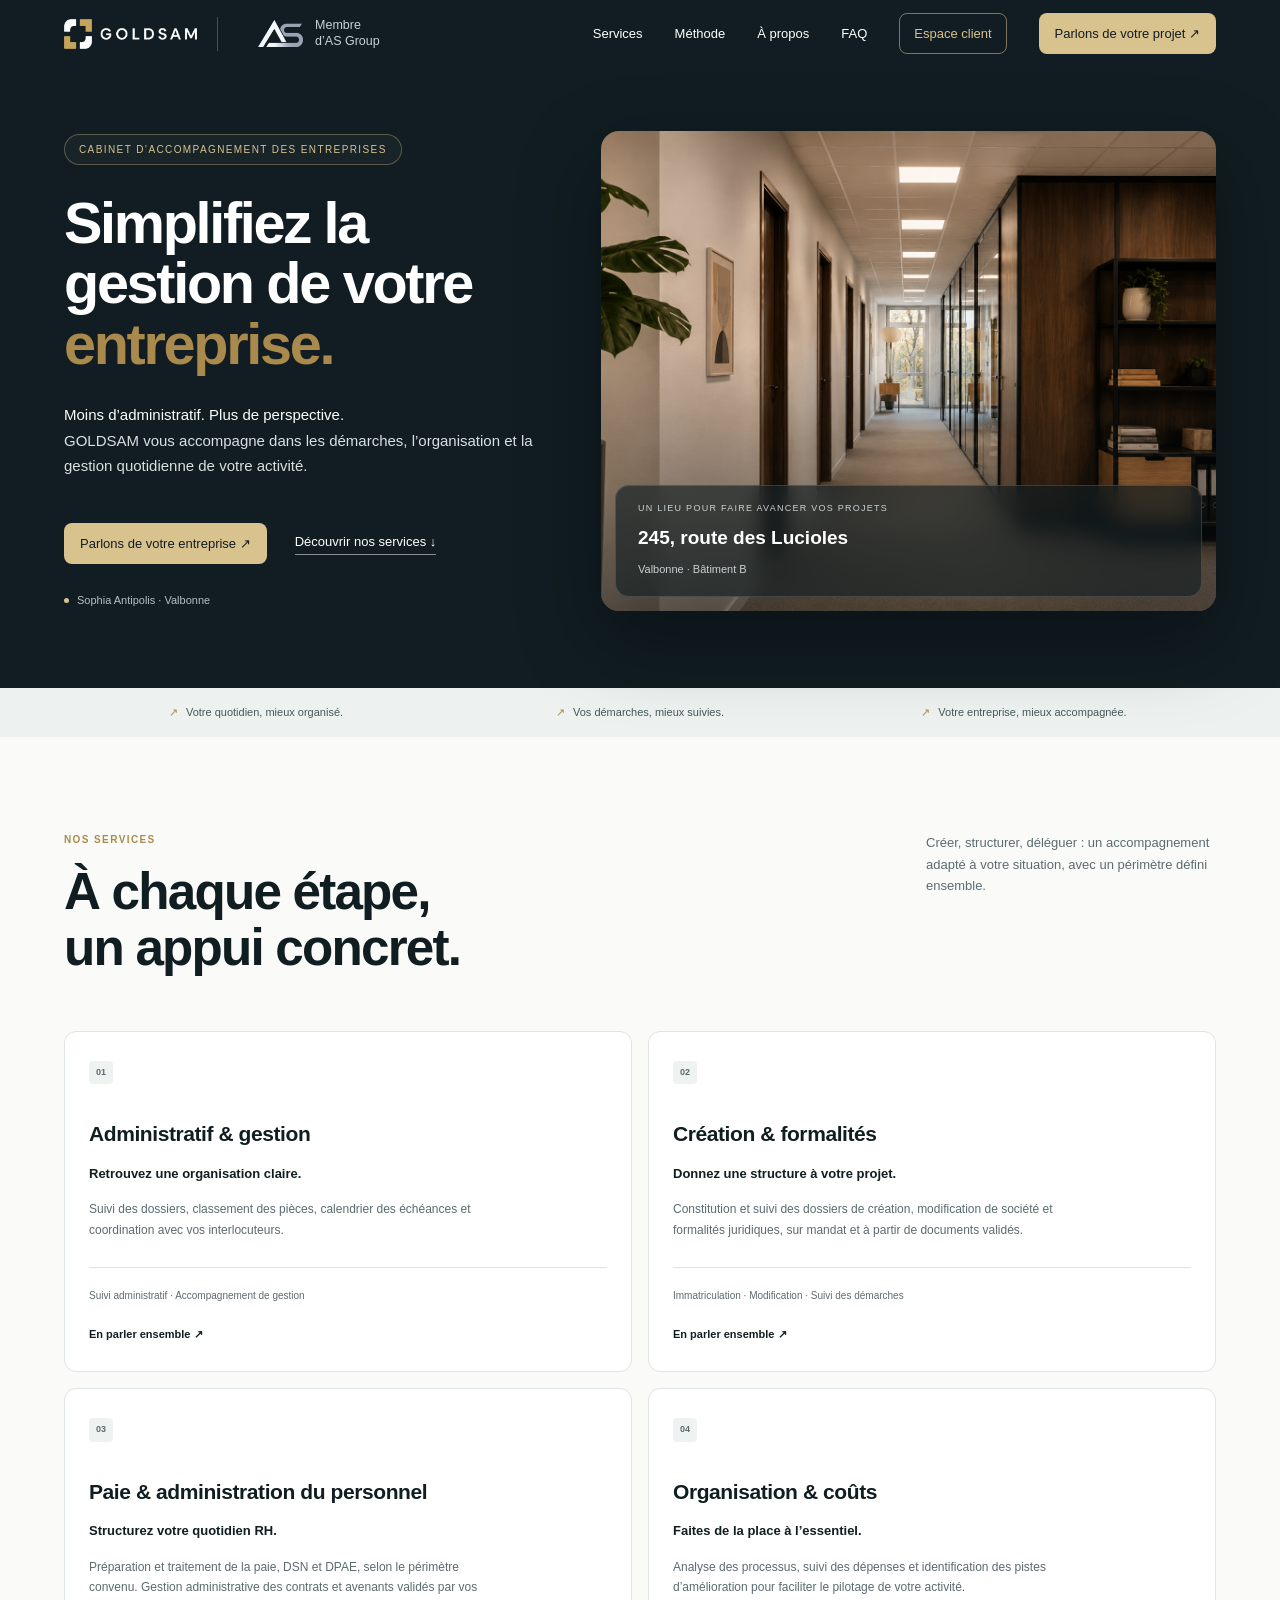
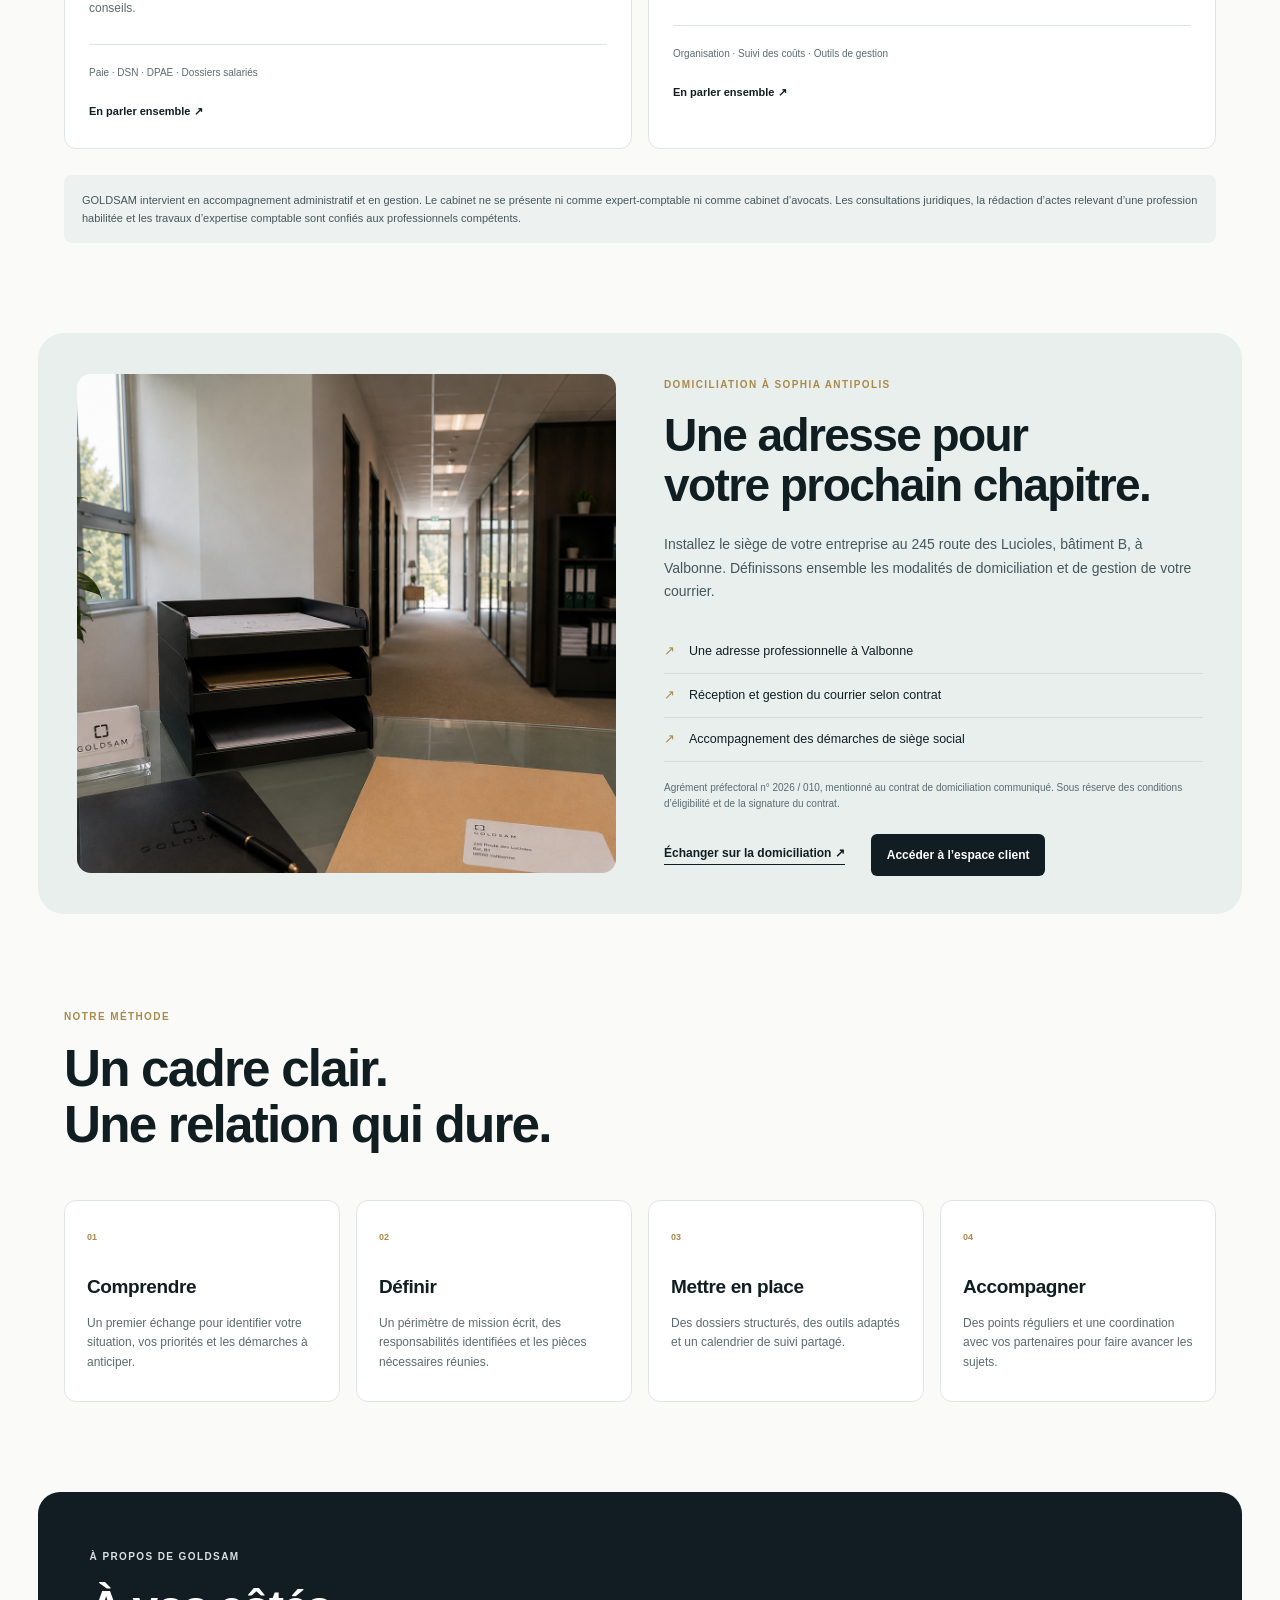
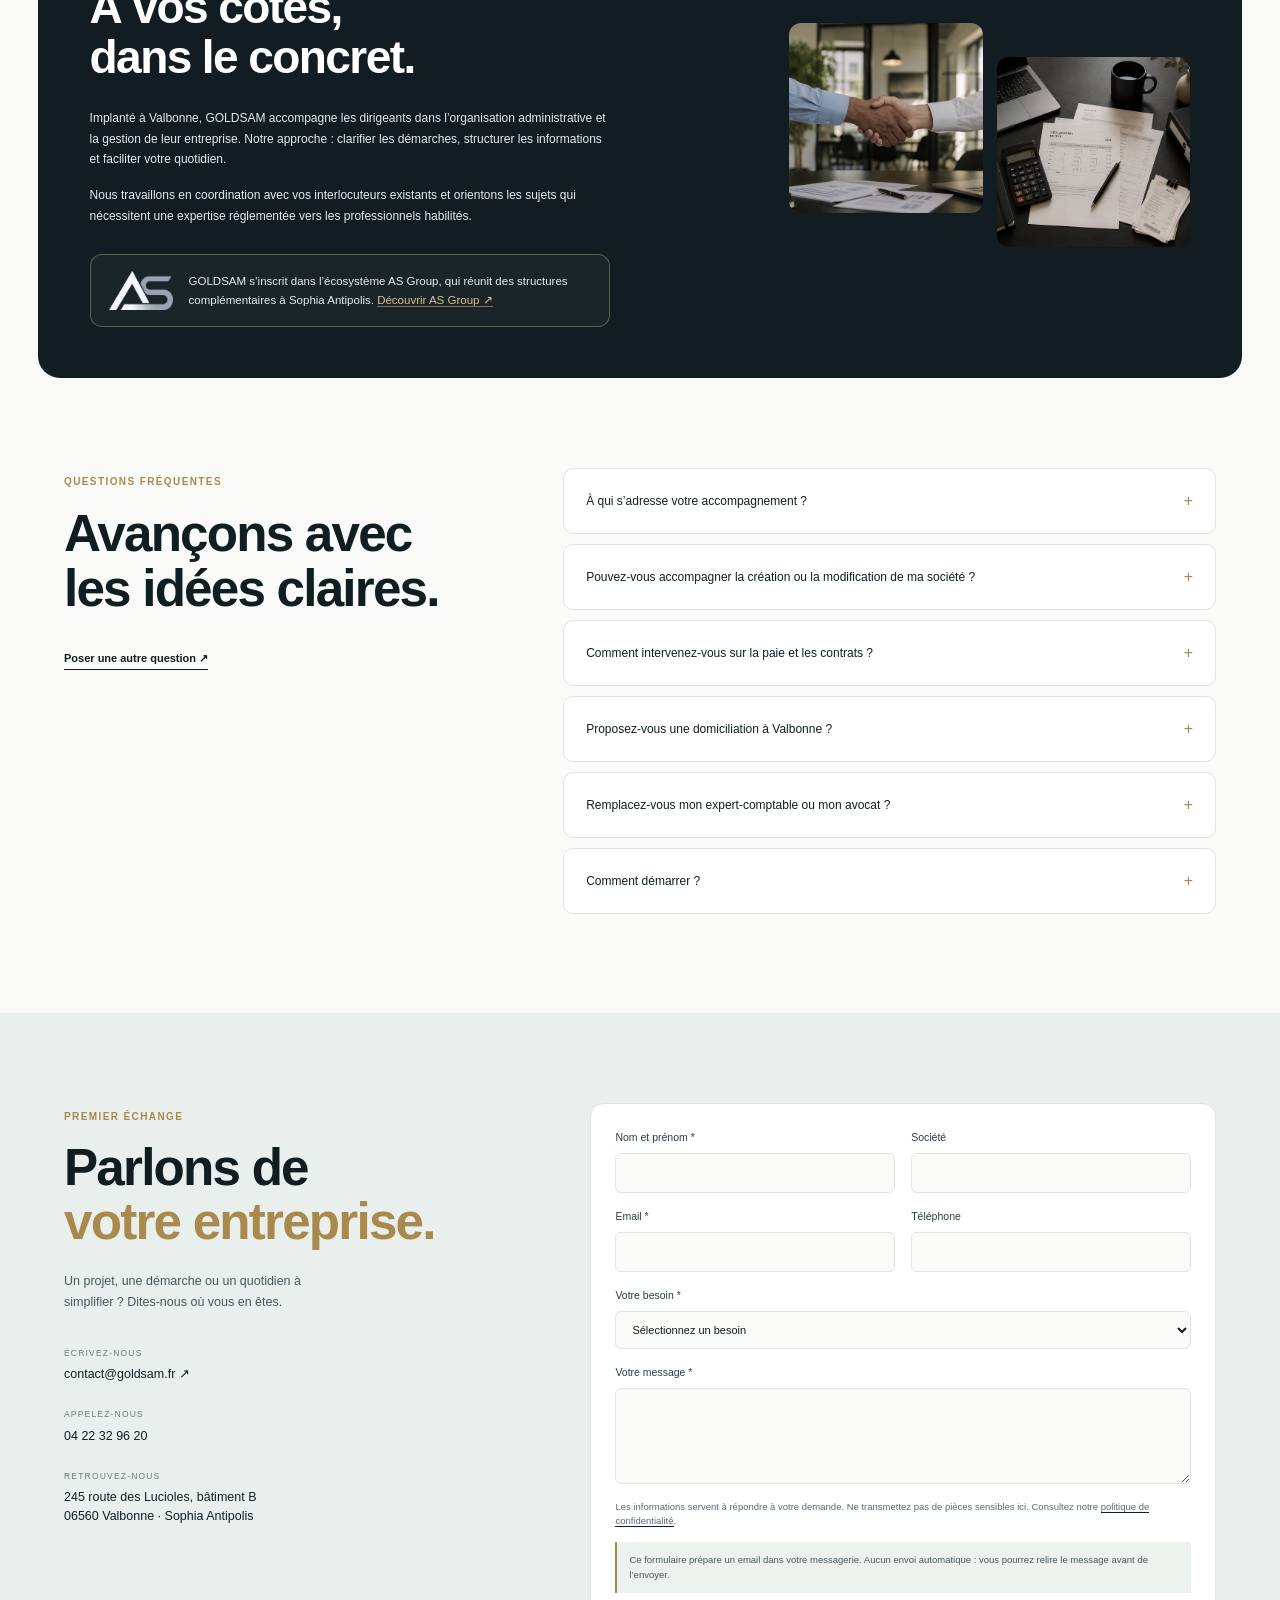
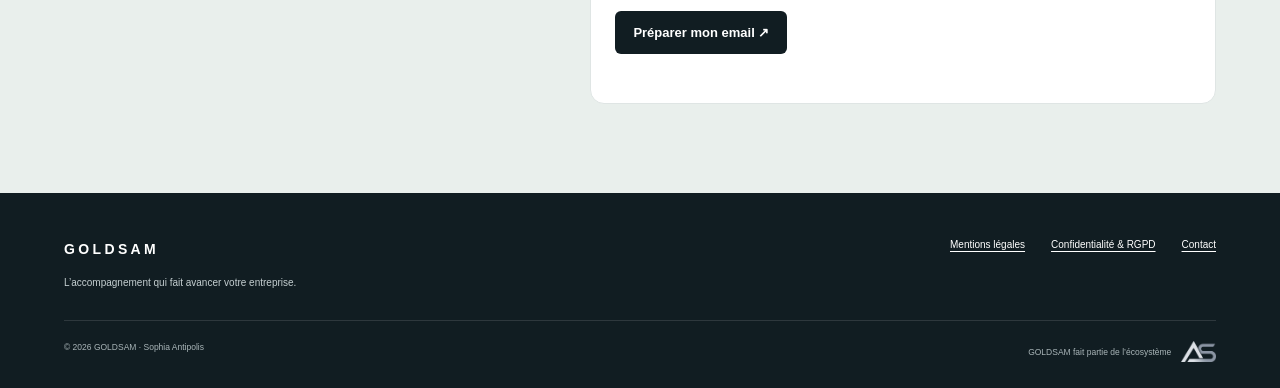
<file: index.html>
<!doctype html>
<html lang="fr">
<head>
<meta charset="utf-8">
<meta name="viewport" content="width=device-width,initial-scale=1">
<title>Simplifiez la gestion de votre entreprise — GOLDSAM</title>
<meta name="description" content="GOLDSAM, cabinet d’accompagnement des entreprises à Sophia Antipolis : administratif, formalités, paie, organisation et domiciliation à Valbonne.">
<link rel="icon" href="favicon.png" type="image/png">
<link rel="stylesheet" href="style.css">
</head>
<body>
<a class="skip" href="#contenu">Aller au contenu</a>
<header class="top"><div class="wrap">
<a class="logo" href="index.html#accueil"><img src="assets/logo_goldsam_nav_white.png" alt="GOLDSAM" width="133" height="30"></a>
<a class="asg" href="https://asgroup-fr.com" rel="noopener" aria-label="Membre d’AS Group"><img src="assets/logo_as_group.png" alt="" width="44" height="27"><span>Membre<br>d’AS Group</span></a>
<button class="burger" id="burger" aria-expanded="false" aria-controls="nav">Ouvrir le menu</button>
<nav class="main" id="nav" aria-label="Navigation principale">
<a href="index.html#services">Services</a><a href="index.html#methode">Méthode</a><a href="index.html#apropos">À propos</a><a href="index.html#faq">FAQ</a>
<a class="ec" href="espace-client/index.html">Espace client</a>
<a class="btn" href="index.html#contact">Parlons de votre projet ↗</a>
</nav></div></header>
<main id="contenu">
<section class="hero" id="accueil"><div class="wrap">
<div><span class="pill">Cabinet d’accompagnement des entreprises</span>
<h1>Simplifiez la gestion de votre <em>entreprise.</em></h1>
<p><b>Moins d’administratif. Plus de perspective.</b><br>GOLDSAM vous accompagne dans les démarches, l’organisation et la gestion quotidienne de votre activité.</p>
<div class="cta"><a class="btn" href="#contact">Parlons de votre entreprise ↗</a><a class="link" href="#services">Découvrir nos services ↓</a></div>
<div class="loc">Sophia Antipolis · Valbonne</div></div>
<div class="heroimg"><img src="assets/photo_interieur_bureau.png" alt="Intérieur des bureaux GOLDSAM à Sophia Antipolis" width="1536" height="1024">
<div class="badge"><small>Un lieu pour faire avancer vos projets</small><b>245, route des Lucioles</b><span>Valbonne · Bâtiment B</span></div></div>
</div></section>
<div class="strip"><div class="wrap"><span>Votre quotidien, mieux organisé.</span><span>Vos démarches, mieux suivies.</span><span>Votre entreprise, mieux accompagnée.</span></div></div>
<section class="s" id="services"><div class="wrap">
<div class="head"><div><span class="eyebrow">Nos services</span><h2 class="t">À chaque étape,<br>un appui concret.</h2></div><p>Créer, structurer, déléguer : un accompagnement adapté à votre situation, avec un périmètre défini ensemble.</p></div>
<div class="cards"><article class="card"><span class="num">01</span><h3>Administratif &amp; gestion</h3><div class="sub">Retrouvez une organisation claire.</div><p>Suivi des dossiers, classement des pièces, calendrier des échéances et coordination avec vos interlocuteurs.</p><hr><div class="tags">Suivi administratif · Accompagnement de gestion</div><a href="#contact">En parler ensemble ↗</a></article><article class="card"><span class="num">02</span><h3>Création &amp; formalités</h3><div class="sub">Donnez une structure à votre projet.</div><p>Constitution et suivi des dossiers de création, modification de société et formalités juridiques, sur mandat et à partir de documents validés.</p><hr><div class="tags">Immatriculation · Modification · Suivi des démarches</div><a href="#contact">En parler ensemble ↗</a></article><article class="card"><span class="num">03</span><h3>Paie &amp; administration du personnel</h3><div class="sub">Structurez votre quotidien RH.</div><p>Préparation et traitement de la paie, DSN et DPAE, selon le périmètre convenu. Gestion administrative des contrats et avenants validés par vos conseils.</p><hr><div class="tags">Paie · DSN · DPAE · Dossiers salariés</div><a href="#contact">En parler ensemble ↗</a></article><article class="card"><span class="num">04</span><h3>Organisation &amp; coûts</h3><div class="sub">Faites de la place à l’essentiel.</div><p>Analyse des processus, suivi des dépenses et identification des pistes d’amélioration pour faciliter le pilotage de votre activité.</p><hr><div class="tags">Organisation · Suivi des coûts · Outils de gestion</div><a href="#contact">En parler ensemble ↗</a></article></div>
<div class="note">GOLDSAM intervient en accompagnement administratif et en gestion. Le cabinet ne se présente ni comme expert-comptable ni comme cabinet d’avocats. Les consultations juridiques, la rédaction d’actes relevant d’une profession habilitée et les travaux d’expertise comptable sont confiés aux professionnels compétents.</div>
</div></section>
<section class="dom" id="domiciliation"><div class="g">
<div class="ph"><img src="assets/photo_domiciliation_entreprise.png" alt="Photographie de la domiciliation présentée sur le site GOLDSAM" width="1457" height="1080" loading="lazy"></div>
<div><span class="eyebrow">Domiciliation à Sophia Antipolis</span><h2>Une adresse pour<br>votre prochain chapitre.</h2>
<p class="lead">Installez le siège de votre entreprise au 245 route des Lucioles, bâtiment B, à Valbonne. Définissons ensemble les modalités de domiciliation et de gestion de votre courrier.</p>
<ul><li>Une adresse professionnelle à Valbonne</li><li>Réception et gestion du courrier selon contrat</li><li>Accompagnement des démarches de siège social</li></ul>
<p class="fine">Agrément préfectoral n° 2026 / 010, mentionné au contrat de domiciliation communiqué. Sous réserve des conditions d’éligibilité et de la signature du contrat.</p>
<div class="doms"><a class="lnk" href="#contact">Échanger sur la domiciliation ↗</a><a class="btn dark" href="espace-client/index.html">Accéder à l’espace client</a></div></div>
</div></section>
<section class="s" id="methode"><div class="wrap"><span class="eyebrow">Notre méthode</span><h2 class="t">Un cadre clair.<br>Une relation qui dure.</h2><div class="steps"><div class="step"><i>01</i><h3>Comprendre</h3><p>Un premier échange pour identifier votre situation, vos priorités et les démarches à anticiper.</p></div><div class="step"><i>02</i><h3>Définir</h3><p>Un périmètre de mission écrit, des responsabilités identifiées et les pièces nécessaires réunies.</p></div><div class="step"><i>03</i><h3>Mettre en place</h3><p>Des dossiers structurés, des outils adaptés et un calendrier de suivi partagé.</p></div><div class="step"><i>04</i><h3>Accompagner</h3><p>Des points réguliers et une coordination avec vos partenaires pour faire avancer les sujets.</p></div></div></div></section>
<section class="about" id="apropos"><div class="g">
<div><span class="eyebrow">À propos de GOLDSAM</span><h2>À vos côtés,<br>dans le concret.</h2>
<p>Implanté à Valbonne, GOLDSAM accompagne les dirigeants dans l’organisation administrative et la gestion de leur entreprise. Notre approche : clarifier les démarches, structurer les informations et faciliter votre quotidien.</p>
<p>Nous travaillons en coordination avec vos interlocuteurs existants et orientons les sujets qui nécessitent une expertise réglementée vers les professionnels habilités.</p>
<div class="group"><img class="mk" src="assets/logo_as_group.png" alt="AS Group" width="64" height="39"><p>GOLDSAM s’inscrit dans l’écosystème AS Group, qui réunit des structures complémentaires à Sophia Antipolis. <a href="https://asgroup-fr.com" rel="noopener">Découvrir AS Group ↗</a></p></div>
</div>
<div class="pics"><img src="assets/photo_creation_entreprise.png" alt="Accompagnement à la création d’entreprise" width="1536" height="1024" loading="lazy"><img src="assets/photo_gestion_comptable.png" alt="Documents et outils pour l’accompagnement de gestion" width="1536" height="1024" loading="lazy"></div>
</div></section>
<section class="s faq" id="faq"><div class="wrap"><div class="g">
<div><span class="eyebrow">Questions fréquentes</span><h2 class="t">Avançons avec<br>les idées claires.</h2><a class="ask" href="#contact">Poser une autre question ↗</a></div>
<div><details class="q"><summary>À qui s’adresse votre accompagnement ?</summary><p>Aux dirigeants, créateurs d’entreprise et sociétés qui souhaitent structurer leurs démarches et leur gestion administrative. Le périmètre est défini en fonction de votre situation.</p></details><details class="q"><summary>Pouvez-vous accompagner la création ou la modification de ma société ?</summary><p>Oui, pour la préparation administrative, la constitution et le suivi des dossiers de formalités, sur mandat. Les choix juridiques et les actes nécessitant une habilitation sont validés ou réalisés par un professionnel compétent.</p></details><details class="q"><summary>Comment intervenez-vous sur la paie et les contrats ?</summary><p>La mission peut inclure le traitement de la paie et les déclarations DSN et DPAE. Pour les contrats et avenants, l’intervention porte sur la gestion administrative et les documents validés par vos conseils. Les responsabilités et validations sont précisées avant le début de la mission.</p></details><details class="q"><summary>Proposez-vous une domiciliation à Valbonne ?</summary><p>La domiciliation est proposée au 245 route des Lucioles, bâtiment B, 06560 Valbonne, sous réserve d’éligibilité et de contrat. Le contrat communiqué mentionne l’agrément préfectoral n° 2026 / 010. Les modalités de courrier sont définies au contrat.</p></details><details class="q"><summary>Remplacez-vous mon expert-comptable ou mon avocat ?</summary><p>Non. GOLDSAM assure un appui administratif et de gestion et coordonne ses interventions avec vos partenaires. Le cabinet n’assure pas les missions réservées aux professions réglementées.</p></details><details class="q"><summary>Comment démarrer ?</summary><p>Contactez le cabinet en présentant votre besoin. Un échange permettra de préciser les priorités, les documents nécessaires et le cadre de l’accompagnement.</p></details></div></div></div></section>
<section class="contact" id="contact"><div class="wrap"><div class="g">
<div><span class="eyebrow">Premier échange</span><h2>Parlons de<br><em>votre entreprise.</em></h2>
<p class="intro">Un projet, une démarche ou un quotidien à simplifier ? Dites-nous où vous en êtes.</p>
<div class="ci"><div><small>Écrivez-nous</small><a href="mailto:contact@goldsam.fr">contact@goldsam.fr ↗</a></div>
<div><small>Appelez-nous</small><a href="tel:+33422329620">04 22 32 96 20</a></div>
<div><small>Retrouvez-nous</small>245 route des Lucioles, bâtiment B<br>06560 Valbonne · Sophia Antipolis</div></div></div>
<form class="f" id="cf" novalidate>
<div class="row"><label>Nom et prénom *<input name="nom" required autocomplete="name"></label><label>Société<input name="societe" autocomplete="organization"></label></div>
<div class="row"><label>Email *<input name="email" type="email" required autocomplete="email"></label><label>Téléphone<input name="tel" type="tel" autocomplete="tel"></label></div>
<label>Votre besoin *<select name="besoin" required><option value="">Sélectionnez un besoin</option><option>Administratif et gestion</option><option>Création et formalités</option><option>Paie et administration du personnel</option><option>Organisation et gestion</option><option>Domiciliation</option><option>Autre demande</option></select></label>
<label>Votre message *<textarea name="message" required></textarea></label>
<p class="priv">Les informations servent à répondre à votre demande. Ne transmettez pas de pièces sensibles ici. Consultez notre <a href="confidentialite.html">politique de confidentialité</a>.</p>
<p class="inf">Ce formulaire prépare un email dans votre messagerie. Aucun envoi automatique : vous pourrez relire le message avant de l’envoyer.</p>
<button class="btn dark" type="submit">Préparer mon email ↗</button>
<div id="status" role="status"></div>
<div id="fallback"><p>Si votre messagerie ne s’ouvre pas, copiez le message ci-dessous et adressez-le à contact@goldsam.fr</p><textarea id="copy" readonly aria-label="Message à copier"></textarea></div>
</form></div></div></section>
</main>
<footer><div class="wrap">
<div class="r"><div><b class="n">GOLDSAM</b><p>L’accompagnement qui fait avancer votre entreprise.</p></div>
<nav><a href="mentions-legales.html">Mentions légales</a><a href="confidentialite.html">Confidentialité &amp; RGPD</a><a href="index.html#contact">Contact</a></nav></div>
<div class="c"><span>© 2026 GOLDSAM · Sophia Antipolis</span><a class="asf" href="https://asgroup-fr.com" rel="noopener" aria-label="AS Group"><span>GOLDSAM fait partie de l’écosystème</span><img src="assets/logo_as_group.png" alt="AS Group" width="34" height="21"></a></div>
</div></footer>
<script src="app.js"></script>
</body></html>
</file>
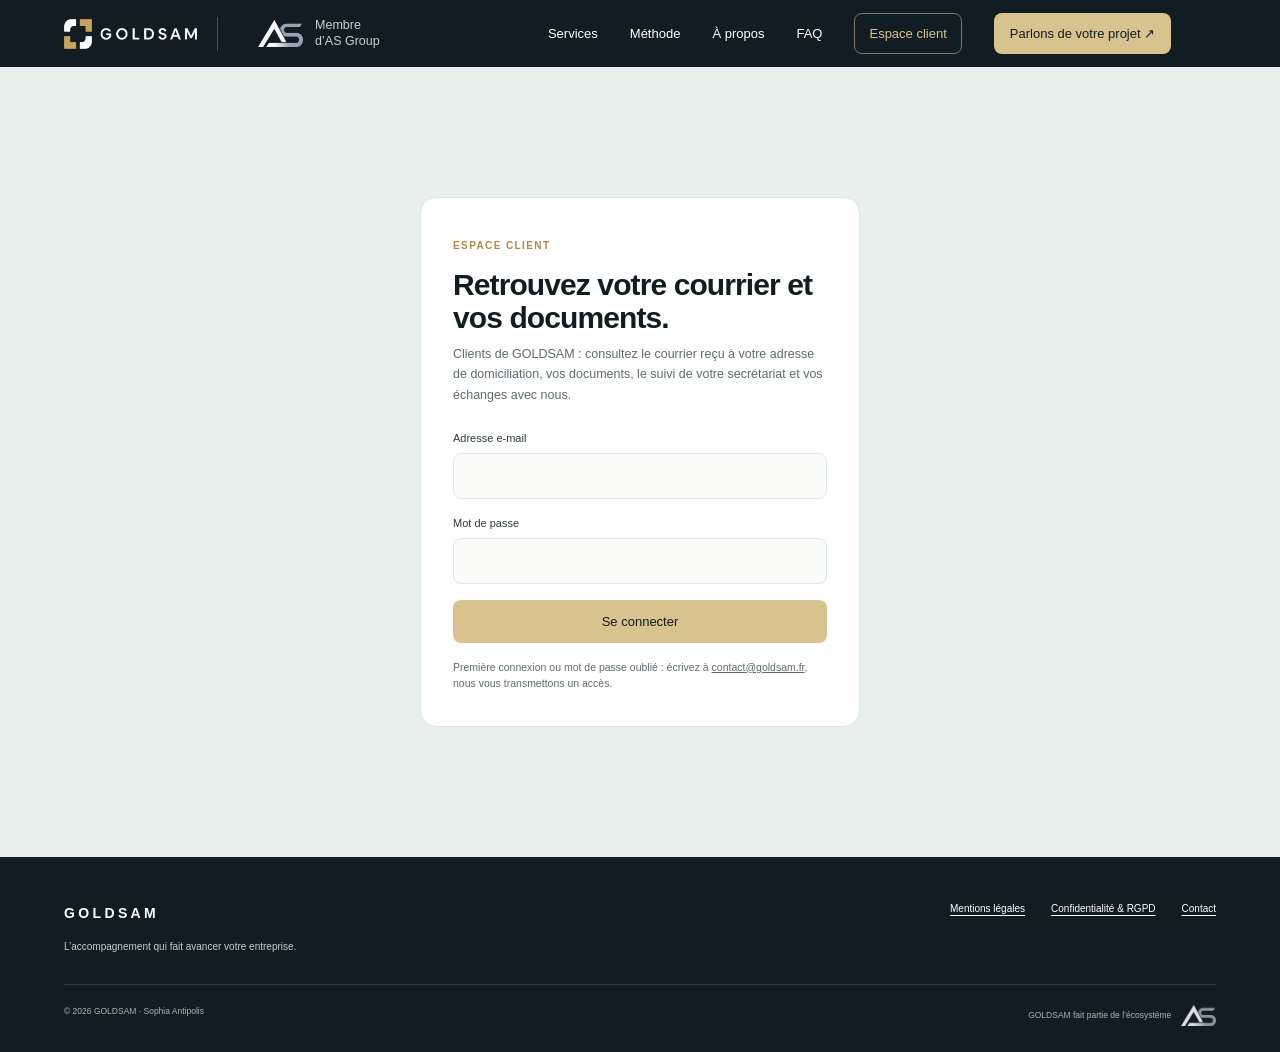
<file: espace-client/index.html>
<!doctype html>
<html lang="fr">
<head>
<meta charset="utf-8">
<meta name="viewport" content="width=device-width,initial-scale=1">
<title>Espace client — GOLDSAM</title>
<meta name="robots" content="noindex,nofollow">
<link rel="icon" href="../favicon.png" type="image/png">
<link rel="stylesheet" href="../style.css">
<link rel="stylesheet" href="../espace-client/espace.css">
</head>
<body>
<header class="top"><div class="wrap">
<a class="logo" href="../index.html#accueil"><img src="../assets/logo_goldsam_nav_white.png" alt="GOLDSAM" width="133" height="30"></a>
<a class="asg" href="https://asgroup-fr.com" rel="noopener" aria-label="Membre d’AS Group"><img src="../assets/logo_as_group.png" alt="" width="44" height="27"><span>Membre<br>d’AS Group</span></a>
<button class="burger" id="burger" aria-expanded="false" aria-controls="nav">Ouvrir le menu</button>
<nav class="main" id="nav" aria-label="Navigation principale">
<a href="../index.html#services">Services</a><a href="../index.html#methode">Méthode</a><a href="../index.html#apropos">À propos</a><a href="../index.html#faq">FAQ</a>
<a class="ec" href="../espace-client/index.html" aria-current="page">Espace client</a>
<a class="btn" href="../index.html#contact">Parlons de votre projet ↗</a>
</nav></div></header>
<main id="contenu">
<section class="login" id="login"><div class="box">
<span class="eyebrow">Espace client</span>
<h1>Retrouvez votre courrier et vos documents.</h1>
<p class="s">Clients de GOLDSAM : consultez le courrier reçu à votre adresse de domiciliation, vos documents, le suivi de votre secrétariat et vos échanges avec nous.</p>
<form id="lf" novalidate>
<label>Adresse e-mail<input id="le" type="email" autocomplete="username" required></label>
<label>Mot de passe<input id="lp" type="password" autocomplete="current-password" required></label>
<button class="btn" type="submit" id="lb">Se connecter</button>
<p class="fine" id="lmsg" role="status">Première connexion ou mot de passe oublié : écrivez à <a href="mailto:contact@goldsam.fr">contact@goldsam.fr</a>, nous vous transmettons un accès.</p>
</form></div></section>
<section class="app" id="app">
<aside class="side" aria-label="Espace client">
<div class="who"><b id="cn">…</b><span id="cu"></span></div>
<button class="t on" data-v="accueil">Tableau de bord</button>
<button class="t" data-v="courrier">Courrier reçu <span class="n" id="nbNew">0</span></button>
<button class="t" data-v="docs">Documents</button>
<button class="t" data-v="sec" id="tabSec" hidden>Secrétariat</button>
<button class="t" data-v="msg">Demandes</button>
<button class="t" data-v="dossier">Mon dossier</button>
<button class="out" id="out">Se déconnecter</button>
</aside>
<div class="main">
<div class="view on" id="v-accueil">
<h1 id="hello">Bonjour</h1><p class="sub">Voici l’essentiel de votre dossier GOLDSAM.</p>
<div class="kpis"><div class="kpi"><b id="k1">0</b><span>courriers à traiter</span></div><div class="kpi"><b id="k2">0</b><span>documents disponibles</span></div><div class="kpi"><b id="k3">0</b><span id="k3l">échanges avec GOLDSAM</span></div></div>
<div class="panel"><h2>Derniers courriers</h2><div id="lastMail"></div></div>
<button class="sm p" data-go="courrier">Voir tout le courrier</button>
</div>
<div class="view" id="v-courrier">
<h1>Courrier reçu</h1><p class="sub">Chaque courrier est enregistré à son arrivée. Demandez sa numérisation, sa réexpédition ou son retrait sur place.</p>
<div class="filters" id="flt"><button class="on" data-f="all">Tous</button><button data-f="new">À traiter</button><button data-f="done">Suivis</button></div>
<div class="panel" id="mailList"></div>
</div>
<div class="view" id="v-docs"><h1>Documents</h1><p class="sub">Contrat, attestations et factures liés à votre dossier.</p><div class="panel" id="docList"></div></div>
<div class="view" id="v-sec"><h1>Secrétariat</h1><p class="sub">Suivi des démarches et dossiers que nous traitons pour vous.</p>
<div class="panel"><h2>Suivi des tâches</h2><div id="taskList"></div></div>
<div class="panel"><h2>Documents du secrétariat</h2><div id="secDocs"></div></div></div>
<div class="view" id="v-msg"><h1>Demandes</h1><p class="sub">Une question sur votre courrier ou votre dossier ? Écrivez à l’équipe GOLDSAM.</p>
<div class="panel"><h2>Nouvelle demande</h2>
<form class="cform" id="mf"><label>Sujet<select id="ms"><option>Courrier</option><option>Documents</option><option>Secrétariat</option><option>Facturation</option><option>Autre demande</option></select></label>
<label>Message<textarea id="mt" required maxlength="5000"></textarea></label><div><button class="sm p" type="submit">Envoyer la demande</button></div></form></div>
<div class="panel"><h2>Vos échanges</h2><div id="thr"></div></div></div>
<div class="view" id="v-dossier"><h1>Mon dossier</h1><p class="sub">Informations de votre dossier chez GOLDSAM.</p>
<div class="panel"><h2>Société</h2><div class="dg" id="dg"></div></div>
<div class="panel"><h2>Prochaines échéances</h2><div id="dl"></div></div>
<div class="panel"><h2>Mot de passe</h2><form class="cform" id="pf"><label>Nouveau mot de passe (8 caractères minimum)<input id="np" type="password" autocomplete="new-password" minlength="8" required></label><div><button class="sm p" type="submit">Changer mon mot de passe</button></div></form></div>
<p class="sub">Agrément préfectoral n° 2026 / 010, mentionné au contrat de domiciliation.</p></div>
</div></section>
</main>
<div class="modal" id="modal" role="dialog" aria-modal="true" aria-labelledby="mt1"><div class="c"><h3 id="mt1"></h3><div id="mb"></div><div style="margin-top:14px;text-align:right"><button class="sm p" id="mc">Fermer</button></div></div></div>
<div class="toast" id="toast" role="status"></div>
<footer><div class="wrap">
<div class="r"><div><b class="n">GOLDSAM</b><p>L’accompagnement qui fait avancer votre entreprise.</p></div>
<nav><a href="../mentions-legales.html">Mentions légales</a><a href="../confidentialite.html">Confidentialité &amp; RGPD</a><a href="../index.html#contact">Contact</a></nav></div>
<div class="c"><span>© 2026 GOLDSAM · Sophia Antipolis</span><a class="asf" href="https://asgroup-fr.com" rel="noopener" aria-label="AS Group"><span>GOLDSAM fait partie de l’écosystème</span><img src="../assets/logo_as_group.png" alt="AS Group" width="34" height="21"></a></div>
</div></footer>
<script src="../app.js"></script>
<script src="../espace-client/vendor/supabase.js"></script>
<script src="../espace-client/config.js"></script>
<script src="../espace-client/portal.js"></script>
<script src="client.js"></script>
</body></html>
</file>
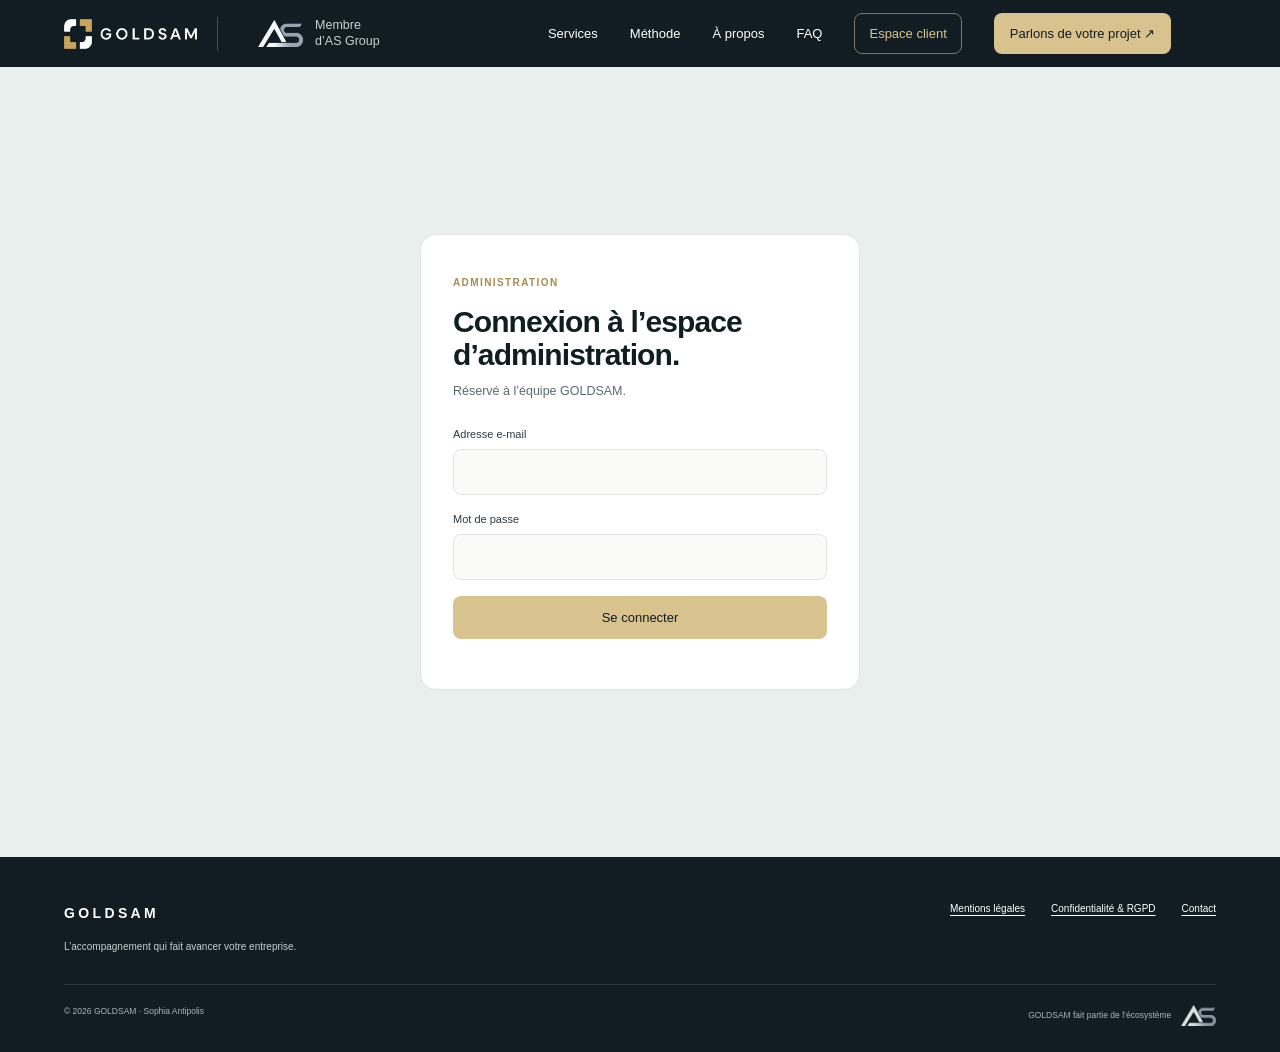
<file: espace-client/admin/index.html>
<!doctype html>
<html lang="fr">
<head>
<meta charset="utf-8">
<meta name="viewport" content="width=device-width,initial-scale=1">
<title>Administration — GOLDSAM</title>
<meta name="robots" content="noindex,nofollow">
<link rel="icon" href="../../favicon.png" type="image/png">
<link rel="stylesheet" href="../../style.css">
<link rel="stylesheet" href="../../espace-client/espace.css">
</head>
<body>
<header class="top"><div class="wrap">
<a class="logo" href="../../index.html#accueil"><img src="../../assets/logo_goldsam_nav_white.png" alt="GOLDSAM" width="133" height="30"></a>
<a class="asg" href="https://asgroup-fr.com" rel="noopener" aria-label="Membre d’AS Group"><img src="../../assets/logo_as_group.png" alt="" width="44" height="27"><span>Membre<br>d’AS Group</span></a>
<button class="burger" id="burger" aria-expanded="false" aria-controls="nav">Ouvrir le menu</button>
<nav class="main" id="nav" aria-label="Navigation principale">
<a href="../../index.html#services">Services</a><a href="../../index.html#methode">Méthode</a><a href="../../index.html#apropos">À propos</a><a href="../../index.html#faq">FAQ</a>
<a class="ec" href="../../espace-client/index.html" aria-current="page">Espace client</a>
<a class="btn" href="../../index.html#contact">Parlons de votre projet ↗</a>
</nav></div></header>
<main id="contenu">
<section class="login" id="login"><div class="box">
<span class="eyebrow">Administration</span>
<h1>Connexion à l’espace d’administration.</h1>
<p class="s">Réservé à l’équipe GOLDSAM.</p>
<form id="lf" novalidate>
<label>Adresse e-mail<input id="le" type="email" autocomplete="username" required></label>
<label>Mot de passe<input id="lp" type="password" autocomplete="current-password" required></label>
<button class="btn" type="submit" id="lb">Se connecter</button>
<p class="fine" id="lmsg" role="status"></p>
</form></div></section>
<section class="app" id="app">
<aside class="side" aria-label="Administration">
<div class="who"><b>Administration</b><span id="cu"></span></div>
<button class="t on" data-v="home">À traiter <span class="n" id="nbTodo">0</span></button>
<button class="t" data-v="clients">Clients</button>
<button class="out" id="out">Se déconnecter</button>
</aside>
<div class="main" id="main"></div>
</section>
</main>
<div class="modal" id="modal" role="dialog" aria-modal="true" aria-labelledby="mt1"><div class="c"><h3 id="mt1"></h3><div id="mb"></div><div style="margin-top:14px;text-align:right"><button class="sm p" id="mc">Fermer</button></div></div></div>
<div class="toast" id="toast" role="status"></div>
<footer><div class="wrap">
<div class="r"><div><b class="n">GOLDSAM</b><p>L’accompagnement qui fait avancer votre entreprise.</p></div>
<nav><a href="../../mentions-legales.html">Mentions légales</a><a href="../../confidentialite.html">Confidentialité &amp; RGPD</a><a href="../../index.html#contact">Contact</a></nav></div>
<div class="c"><span>© 2026 GOLDSAM · Sophia Antipolis</span><a class="asf" href="https://asgroup-fr.com" rel="noopener" aria-label="AS Group"><span>GOLDSAM fait partie de l’écosystème</span><img src="../../assets/logo_as_group.png" alt="AS Group" width="34" height="21"></a></div>
</div></footer>
<script src="../../app.js"></script>
<script src="../../espace-client/vendor/supabase.js"></script>
<script src="../../espace-client/config.js"></script>
<script src="../../espace-client/portal.js"></script>
<script src="admin.js"></script>
</body></html>
</file>
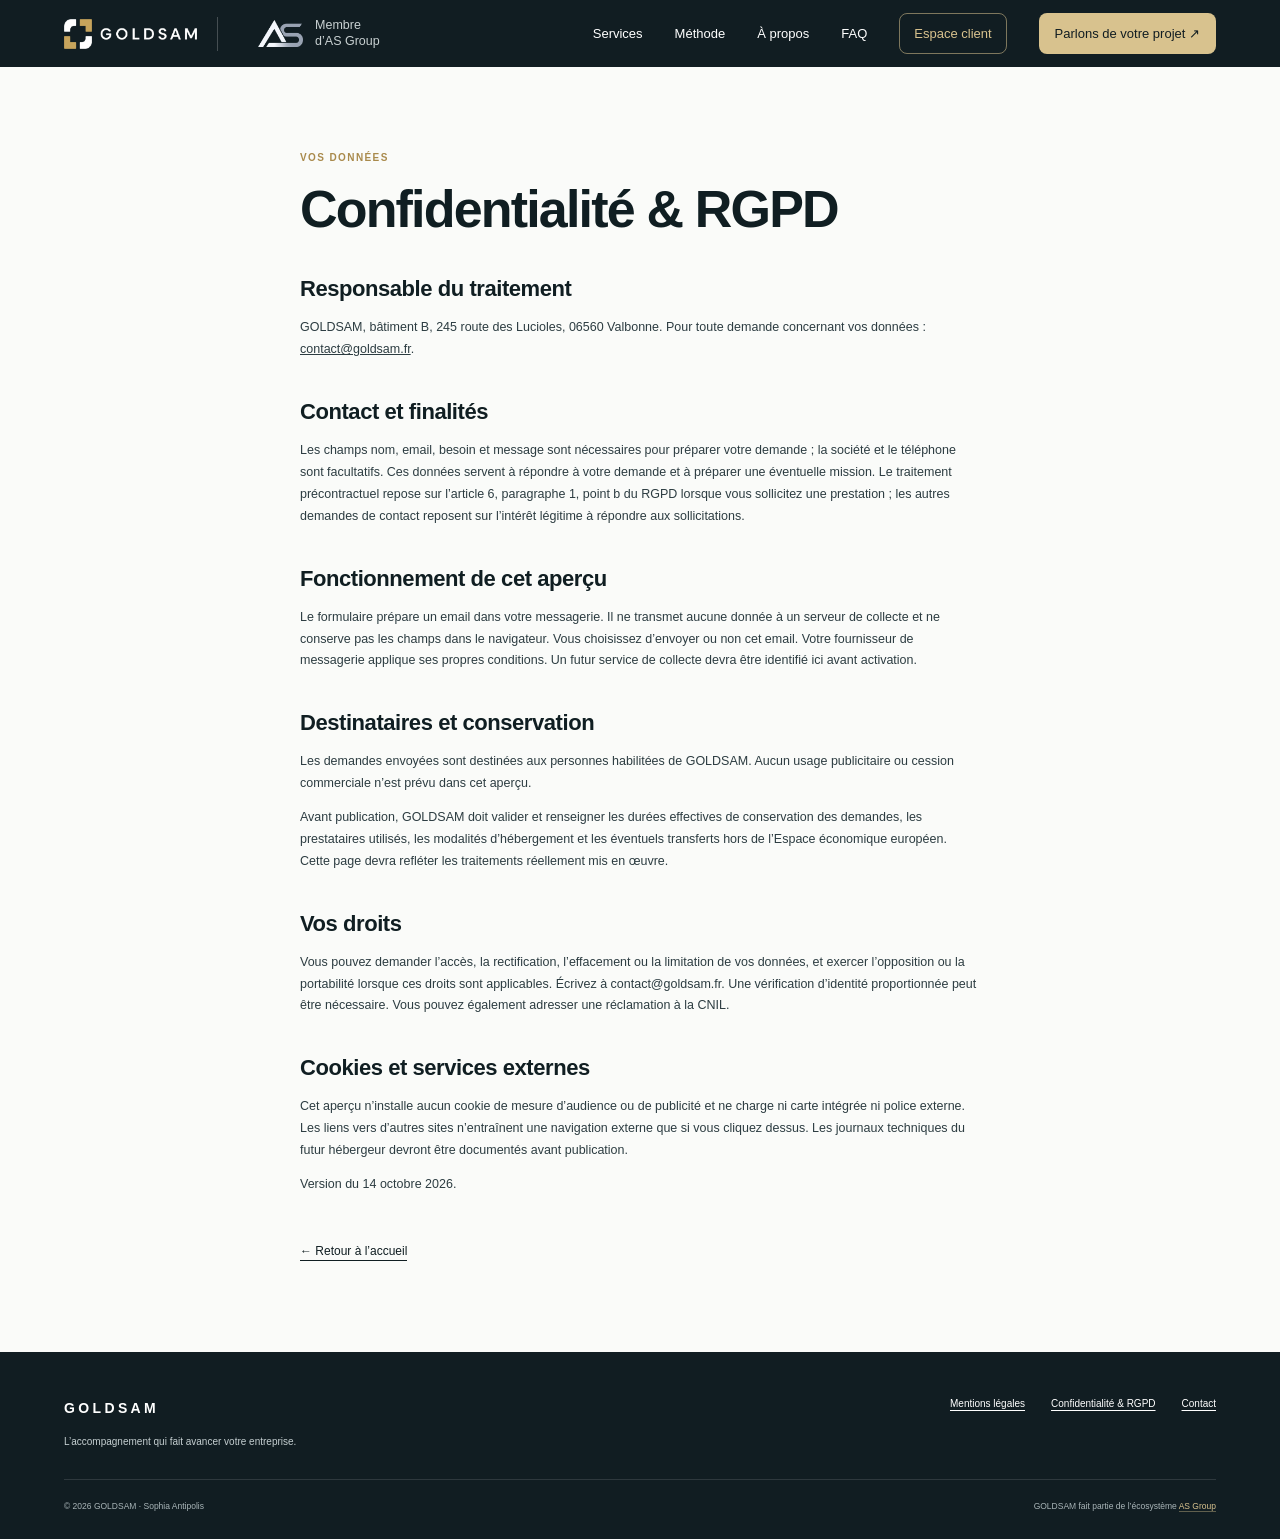
<file: confidentialite.html>
<!doctype html>
<html lang="fr">
<head>
<meta charset="utf-8">
<meta name="viewport" content="width=device-width,initial-scale=1">
<title>Confidentialité &amp; RGPD — GOLDSAM</title>
<meta name="description" content="Confidentialité &amp; RGPD">
<link rel="icon" href="favicon.png" type="image/png">
<link rel="stylesheet" href="style.css">
</head>
<body>
<a class="skip" href="#contenu">Aller au contenu</a>
<header class="top"><div class="wrap">
<a class="logo" href="index.html#accueil"><img src="assets/logo_goldsam_nav_white.png" alt="GOLDSAM" width="133" height="30"></a>
<a class="asg" href="https://asgroup-fr.com" rel="noopener" aria-label="Membre d’AS Group"><img src="assets/logo_as_group.png" alt="" width="44" height="27"><span>Membre<br>d’AS Group</span></a>
<button class="burger" id="burger" aria-expanded="false" aria-controls="nav">Ouvrir le menu</button>
<nav class="main" id="nav" aria-label="Navigation principale">
<a href="index.html#services">Services</a><a href="index.html#methode">Méthode</a><a href="index.html#apropos">À propos</a><a href="index.html#faq">FAQ</a>
<a class="ec" href="espace-client/index.html">Espace client</a>
<a class="btn" href="index.html#contact">Parlons de votre projet ↗</a>
</nav></div></header>
<main id="contenu"><div class="legal"><span class="eyebrow">Vos données</span><h1>Confidentialité &amp; RGPD</h1><h2>Responsable du traitement</h2>
<p>GOLDSAM, bâtiment B, 245 route des Lucioles, 06560 Valbonne. Pour toute demande concernant vos données : <a href="mailto:contact@goldsam.fr">contact@goldsam.fr</a>.</p>
<h2>Contact et finalités</h2>
<p>Les champs nom, email, besoin et message sont nécessaires pour préparer votre demande ; la société et le téléphone sont facultatifs. Ces données servent à répondre à votre demande et à préparer une éventuelle mission. Le traitement précontractuel repose sur l’article 6, paragraphe 1, point b du RGPD lorsque vous sollicitez une prestation ; les autres demandes de contact reposent sur l’intérêt légitime à répondre aux sollicitations.</p>
<h2>Fonctionnement de cet aperçu</h2>
<p>Le formulaire prépare un email dans votre messagerie. Il ne transmet aucune donnée à un serveur de collecte et ne conserve pas les champs dans le navigateur. Vous choisissez d’envoyer ou non cet email. Votre fournisseur de messagerie applique ses propres conditions. Un futur service de collecte devra être identifié ici avant activation.</p>
<h2>Destinataires et conservation</h2>
<p>Les demandes envoyées sont destinées aux personnes habilitées de GOLDSAM. Aucun usage publicitaire ou cession commerciale n’est prévu dans cet aperçu.</p>
<p>Avant publication, GOLDSAM doit valider et renseigner les durées effectives de conservation des demandes, les prestataires utilisés, les modalités d’hébergement et les éventuels transferts hors de l’Espace économique européen. Cette page devra refléter les traitements réellement mis en œuvre.</p>
<h2>Vos droits</h2>
<p>Vous pouvez demander l’accès, la rectification, l’effacement ou la limitation de vos données, et exercer l’opposition ou la portabilité lorsque ces droits sont applicables. Écrivez à contact@goldsam.fr. Une vérification d’identité proportionnée peut être nécessaire. Vous pouvez également adresser une réclamation à la CNIL.</p>
<h2>Cookies et services externes</h2>
<p>Cet aperçu n’installe aucun cookie de mesure d’audience ou de publicité et ne charge ni carte intégrée ni police externe. Les liens vers d’autres sites n’entraînent une navigation externe que si vous cliquez dessus. Les journaux techniques du futur hébergeur devront être documentés avant publication.</p>
<p>Version du 14 octobre 2026.</p><a class="back" href="index.html">← Retour à l’accueil</a></div></main><footer><div class="wrap">
<div class="r"><div><b class="n">GOLDSAM</b><p>L’accompagnement qui fait avancer votre entreprise.</p></div>
<nav><a href="mentions-legales.html">Mentions légales</a><a href="confidentialite.html">Confidentialité &amp; RGPD</a><a href="index.html#contact">Contact</a></nav></div>
<div class="c"><span>© 2026 GOLDSAM · Sophia Antipolis</span><span>GOLDSAM fait partie de l’écosystème <a href="https://asgroup-fr.com" rel="noopener">AS Group</a></span></div>
</div></footer>
<script src="app.js"></script>
</body></html>
</file>
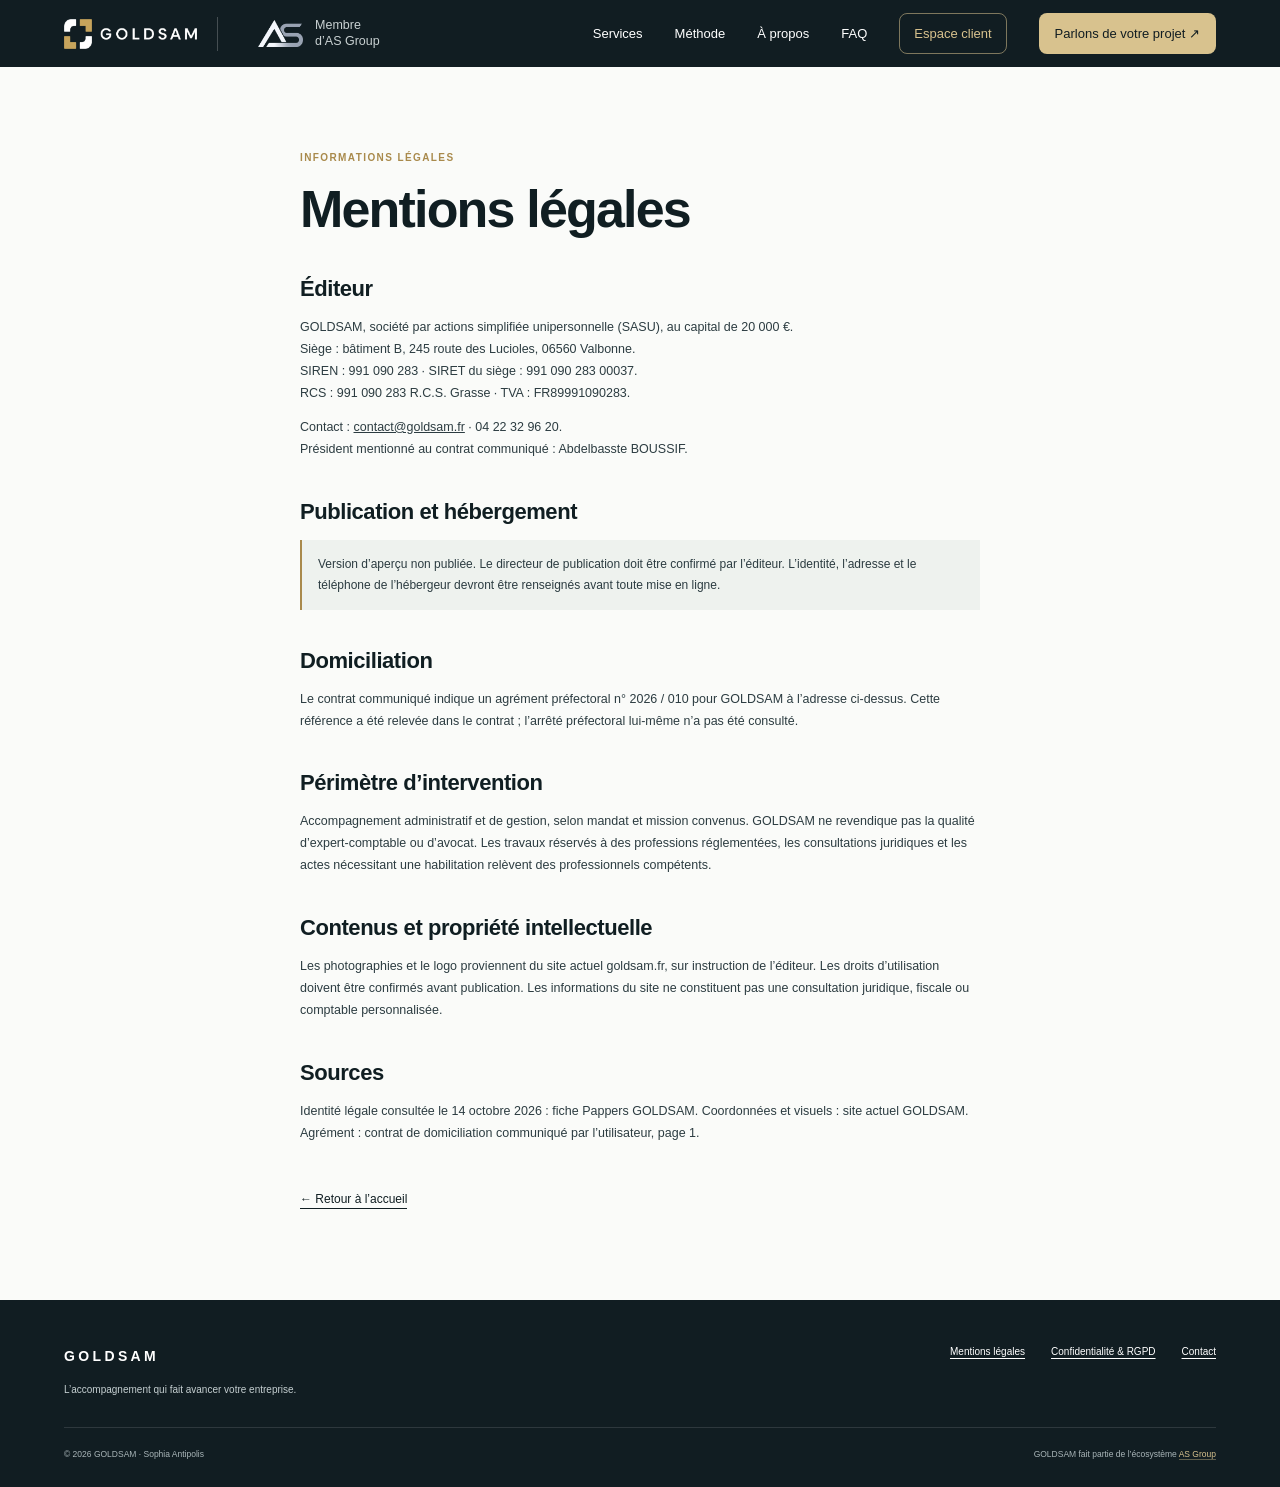
<file: mentions-legales.html>
<!doctype html>
<html lang="fr">
<head>
<meta charset="utf-8">
<meta name="viewport" content="width=device-width,initial-scale=1">
<title>Mentions légales — GOLDSAM</title>
<meta name="description" content="Mentions légales">
<link rel="icon" href="favicon.png" type="image/png">
<link rel="stylesheet" href="style.css">
</head>
<body>
<a class="skip" href="#contenu">Aller au contenu</a>
<header class="top"><div class="wrap">
<a class="logo" href="index.html#accueil"><img src="assets/logo_goldsam_nav_white.png" alt="GOLDSAM" width="133" height="30"></a>
<a class="asg" href="https://asgroup-fr.com" rel="noopener" aria-label="Membre d’AS Group"><img src="assets/logo_as_group.png" alt="" width="44" height="27"><span>Membre<br>d’AS Group</span></a>
<button class="burger" id="burger" aria-expanded="false" aria-controls="nav">Ouvrir le menu</button>
<nav class="main" id="nav" aria-label="Navigation principale">
<a href="index.html#services">Services</a><a href="index.html#methode">Méthode</a><a href="index.html#apropos">À propos</a><a href="index.html#faq">FAQ</a>
<a class="ec" href="espace-client/index.html">Espace client</a>
<a class="btn" href="index.html#contact">Parlons de votre projet ↗</a>
</nav></div></header>
<main id="contenu"><div class="legal"><span class="eyebrow">Informations légales</span><h1>Mentions légales</h1><h2>Éditeur</h2>
<p>GOLDSAM, société par actions simplifiée unipersonnelle (SASU), au capital de 20 000 €.<br>Siège : bâtiment B, 245 route des Lucioles, 06560 Valbonne.<br>SIREN : 991 090 283 · SIRET du siège : 991 090 283 00037.<br>RCS : 991 090 283 R.C.S. Grasse · TVA : FR89991090283.</p>
<p>Contact : <a href="mailto:contact@goldsam.fr">contact@goldsam.fr</a> · 04 22 32 96 20.<br>Président mentionné au contrat communiqué : Abdelbasste BOUSSIF.</p>
<h2>Publication et hébergement</h2>
<p class="warn">Version d’aperçu non publiée. Le directeur de publication doit être confirmé par l’éditeur. L’identité, l’adresse et le téléphone de l’hébergeur devront être renseignés avant toute mise en ligne.</p>
<h2>Domiciliation</h2>
<p>Le contrat communiqué indique un agrément préfectoral n° 2026 / 010 pour GOLDSAM à l’adresse ci-dessus. Cette référence a été relevée dans le contrat ; l’arrêté préfectoral lui-même n’a pas été consulté.</p>
<h2>Périmètre d’intervention</h2>
<p>Accompagnement administratif et de gestion, selon mandat et mission convenus. GOLDSAM ne revendique pas la qualité d’expert-comptable ou d’avocat. Les travaux réservés à des professions réglementées, les consultations juridiques et les actes nécessitant une habilitation relèvent des professionnels compétents.</p>
<h2>Contenus et propriété intellectuelle</h2>
<p>Les photographies et le logo proviennent du site actuel goldsam.fr, sur instruction de l’éditeur. Les droits d’utilisation doivent être confirmés avant publication. Les informations du site ne constituent pas une consultation juridique, fiscale ou comptable personnalisée.</p>
<h2>Sources</h2>
<p>Identité légale consultée le 14 octobre 2026 : fiche Pappers GOLDSAM. Coordonnées et visuels : site actuel GOLDSAM. Agrément : contrat de domiciliation communiqué par l’utilisateur, page 1.</p><a class="back" href="index.html">← Retour à l’accueil</a></div></main><footer><div class="wrap">
<div class="r"><div><b class="n">GOLDSAM</b><p>L’accompagnement qui fait avancer votre entreprise.</p></div>
<nav><a href="mentions-legales.html">Mentions légales</a><a href="confidentialite.html">Confidentialité &amp; RGPD</a><a href="index.html#contact">Contact</a></nav></div>
<div class="c"><span>© 2026 GOLDSAM · Sophia Antipolis</span><span>GOLDSAM fait partie de l’écosystème <a href="https://asgroup-fr.com" rel="noopener">AS Group</a></span></div>
</div></footer>
<script src="app.js"></script>
</body></html>
</file>
<file: style.css>
:root{--navy:#111d22;--navy2:#18282f;--gold:#d8c28e;--gold-d:#a98a4c;--bg:#fafbf9;--strip:#edf1ef;--sage:#e9efec;--line:#dfe5e4;--ink:#101e22;--muted:#5b6b70}
*{box-sizing:border-box;margin:0;padding:0}
html{scroll-behavior:smooth;scroll-padding-top:84px}
body{font-family:Arial,Helvetica,sans-serif;background:var(--bg);color:var(--ink);line-height:1.5;-webkit-font-smoothing:antialiased}
img{max-width:100%;height:auto;display:block}
a{color:inherit}
.skip{position:absolute;left:-999px;top:0;background:var(--gold);color:var(--navy);padding:.6rem 1rem;z-index:100}
.skip:focus{left:8px;top:8px}
:focus-visible{outline:2px solid var(--gold-d);outline-offset:3px}
.wrap{max-width:1400px;margin:0 auto;padding:0 clamp(20px,5vw,80px)}
/* header */
header.top{position:sticky;top:0;z-index:50;background:var(--navy);height:67px;display:flex;align-items:center}
header.top .wrap{display:flex;align-items:center;justify-content:space-between;width:100%;gap:20px}
.brandrow{display:flex;align-items:center}
.logo img{height:30px;width:auto}
nav.main{display:flex;align-items:center;gap:32px;font-size:13px;color:#fff}
nav.main a{text-decoration:none}
nav.main a:hover{color:var(--gold)}
.btn{display:inline-flex;align-items:center;gap:8px;background:var(--gold);color:var(--navy);text-decoration:none;font-size:13px;padding:11px 16px;border-radius:8px;border:0;cursor:pointer;font-family:inherit}
.btn:hover{background:#e4d1a3}
.btn.dark{background:var(--navy);color:#fff;font-weight:700;padding:14px 18px;border-radius:6px}
.btn.dark:hover{background:var(--navy2)}
.burger{display:none;background:none;border:1px solid rgba(255,255,255,.3);color:#fff;border-radius:8px;padding:8px 12px;font-size:13px;cursor:pointer}
/* hero */
.hero{background:var(--navy);color:#fff;padding:clamp(36px,5vw,64px) 0 clamp(48px,6vw,80px)}
.hero .wrap{display:grid;grid-template-columns:1fr 1.3fr;gap:clamp(32px,5vw,80px);align-items:center}
.pill{display:inline-block;border:1px solid rgba(216,194,142,.35);color:var(--gold);font-size:10px;letter-spacing:.14em;text-transform:uppercase;padding:7px 14px;border-radius:999px;background:rgba(255,255,255,.03)}
.hero h1{font-size:clamp(42px,4.5vw,76px);line-height:1.05;letter-spacing:-.04em;font-weight:600;margin:28px 0 28px}
.hero h1 em{font-style:normal;color:var(--gold-d)}
.hero p{font-size:15px;color:#d9e0e1;max-width:470px;line-height:1.7}
.hero p b{font-weight:400;color:#fff}
.cta{display:flex;align-items:center;gap:28px;margin:44px 0 28px;flex-wrap:wrap}
.cta .link{font-size:13px;color:#fff;text-decoration:none;border-bottom:1px solid rgba(255,255,255,.5);padding-bottom:2px}
.loc{font-size:11px;color:#b5c0c3;display:flex;align-items:center;gap:8px}
.loc:before{content:"";width:5px;height:5px;border-radius:50%;background:var(--gold)}
.heroimg{position:relative;border-radius:18px;overflow:hidden;aspect-ratio:1.28/1;box-shadow:0 30px 80px rgba(0,0,0,.35)}
.heroimg img{width:100%;height:100%;object-fit:cover}
.heroimg:after{content:"";position:absolute;inset:0;background:linear-gradient(180deg,transparent 45%,rgba(11,20,24,.55))}
.badge{position:absolute;left:14px;right:14px;bottom:14px;z-index:2;background:rgba(17,29,34,.62);backdrop-filter:blur(10px);border:1px solid rgba(255,255,255,.14);border-radius:14px;padding:16px 22px;color:#fff}
.badge small{display:block;font-size:9px;letter-spacing:.14em;color:#c9d1d2;text-transform:uppercase}
.badge b{display:block;font-size:19px;font-weight:600;margin:8px 0 4px}
.badge span{font-size:11px;color:#c9d1d2}
.strip{background:var(--strip);padding:16px 0}
.strip .wrap{display:grid;grid-template-columns:repeat(3,1fr);text-align:center;font-size:11px;color:#46575c}
.strip span:before{content:"↗";color:var(--gold-d);margin-right:8px}
/* sections */
section.s{padding:clamp(56px,7vw,100px) 0}
.eyebrow{font-size:10px;letter-spacing:.14em;text-transform:uppercase;color:var(--gold-d);font-weight:700}
h2.t{font-size:clamp(34px,4vw,52px);line-height:1.08;letter-spacing:-.035em;font-weight:700;margin-top:14px}
.head{display:flex;justify-content:space-between;align-items:flex-start;gap:40px;margin-bottom:56px}
.head p{max-width:290px;font-size:13px;color:var(--muted);line-height:1.65;padding-top:6px}
.cards{display:grid;grid-template-columns:1fr 1fr;gap:16px}
.card{background:#fff;border:1px solid var(--line);border-radius:12px;padding:26px 24px}
.num{display:inline-block;font-size:9px;font-weight:700;background:#eef2f1;color:#5b6b70;border-radius:4px;padding:5px 7px}
.card h3{font-size:21px;font-weight:700;letter-spacing:-.02em;margin:34px 0 14px}
.card .sub{font-size:13px;font-weight:600;margin-bottom:16px}
.card p{font-size:12px;color:var(--muted);line-height:1.7;max-width:420px;min-height:42px}
.card hr{border:0;border-top:1px solid var(--line);margin:26px 0 20px}
.card .tags{font-size:10px;color:#5b6b70;margin-bottom:18px}
.card a{font-size:11px;font-weight:700;text-decoration:none}
.card a:hover{color:var(--gold-d)}
.note{background:var(--strip);border-radius:8px;padding:16px 18px;font-size:11px;color:#46575c;line-height:1.65;margin-top:26px}
/* domiciliation */
.dom{background:var(--sage);border-radius:26px;margin:0 clamp(12px,3vw,48px);padding:clamp(24px,3vw,44px)}
.dom .g{display:grid;grid-template-columns:1fr 1fr;gap:clamp(28px,4vw,48px);align-items:center;max-width:1400px;margin:0 auto}
.dom .ph{border-radius:14px;overflow:hidden;aspect-ratio:1.08/1}
.dom .ph img{width:100%;height:100%;object-fit:cover}
.dom h2{font-size:clamp(34px,3.6vw,52px);line-height:1.08;letter-spacing:-.035em;font-weight:700;margin:16px 0 22px}
.dom p.lead{font-size:14px;color:#46575c;line-height:1.7;max-width:640px}
.dom ul{list-style:none;margin:26px 0 18px;max-width:670px}
.dom li{display:flex;gap:14px;font-size:12.5px;padding:12px 0;border-bottom:1px solid #d3dcd8}
.dom li:before{content:"↗";color:var(--gold-d)}
.dom .fine{font-size:10px;color:#5b6b70;margin-bottom:22px;line-height:1.6;max-width:670px}
.dom .lnk{font-size:12px;font-weight:700;text-decoration:none;border-bottom:1px solid var(--ink);padding-bottom:2px}
/* method */
.steps{display:grid;grid-template-columns:repeat(4,1fr);gap:16px;margin-top:48px}
.step{background:#fff;border:1px solid var(--line);border-radius:12px;padding:22px 22px 28px}
.step i{font-style:normal;font-size:9px;color:var(--gold-d);font-weight:700}
.step h3{font-size:19px;font-weight:700;letter-spacing:-.02em;margin:26px 0 12px}
.step p{font-size:12px;color:var(--muted);line-height:1.65}
/* about */
.about{background:var(--navy);color:#fff;border-radius:22px;margin:0 clamp(12px,3vw,48px);padding:clamp(28px,4vw,56px)}
.about .g{display:grid;grid-template-columns:1.3fr .8fr;gap:clamp(28px,4vw,48px);align-items:center;max-width:1400px;margin:0 auto}
.about .eyebrow{color:#d9e0e1}
.about h2{font-size:clamp(34px,3.6vw,48px);line-height:1.08;letter-spacing:-.035em;font-weight:700;margin:16px 0 26px}
.about p{font-size:12px;color:#e6ecec;line-height:1.7;max-width:520px;margin-bottom:16px}
.about .eco{border-top:1px solid rgba(255,255,255,.14);padding-top:18px;margin-top:26px;font-size:11px;color:#e6ecec;max-width:520px}
.about .eco a{border-bottom:1px solid rgba(255,255,255,.55);text-decoration:none}
.about .eco a:hover{color:var(--gold);border-color:var(--gold)}
.pics{position:relative;display:grid;grid-template-columns:1fr 1fr;gap:14px;align-items:start}
.pics img{border-radius:12px;width:100%;height:auto;object-fit:cover}
.pics img:first-child{aspect-ratio:1/.98}
.pics img:last-child{aspect-ratio:1/.98;margin-top:34px}
/* AS Group relation */
.group{margin:28px 0 0;display:flex;align-items:center;gap:16px;border:1px solid rgba(216,194,142,.35);border-radius:12px;padding:16px 18px;max-width:520px;background:rgba(255,255,255,.04)}
.group .mk{flex:none;width:64px;height:auto}
.group p{margin:0;font-size:11.5px;color:#e6ecec;line-height:1.6}
.group a{color:var(--gold);text-decoration:none;border-bottom:1px solid rgba(216,194,142,.5);white-space:nowrap}
/* faq */
.faq .g{display:grid;grid-template-columns:.8fr 1.2fr;gap:clamp(28px,5vw,80px);align-items:start}
.faq .ask{display:inline-block;margin-top:34px;font-size:11px;font-weight:700;text-decoration:none;border-bottom:1px solid var(--ink);padding-bottom:2px}
details.q{background:#fff;border:1px solid var(--line);border-radius:10px;margin-bottom:10px}
details.q summary{list-style:none;cursor:pointer;display:flex;justify-content:space-between;align-items:center;gap:16px;padding:20px 22px;font-size:12px}
details.q summary::-webkit-details-marker{display:none}
details.q summary:after{content:"+";color:var(--gold-d);font-size:16px}
details.q[open] summary:after{content:"−"}
details.q p{padding:0 22px 22px;font-size:12px;color:var(--muted);line-height:1.7;max-width:640px}
/* contact */
.contact{background:var(--sage);padding:clamp(56px,7vw,100px) 0}
.contact .g{display:grid;grid-template-columns:.85fr 1.15fr;gap:clamp(28px,5vw,80px);align-items:start}
.contact h2{font-size:clamp(36px,4vw,56px);line-height:1.06;letter-spacing:-.035em;font-weight:700;margin:14px 0 22px}
.contact h2 em{font-style:normal;color:var(--gold-d)}
.contact .intro{font-size:12.5px;color:#46575c;max-width:280px;line-height:1.65;margin-bottom:34px}
.ci small{display:block;font-size:8.5px;letter-spacing:.14em;text-transform:uppercase;color:#6a7a7e;margin-bottom:6px}
.ci div{margin-bottom:24px;font-size:12.5px}
.ci a{text-decoration:none}
.ci a:hover{color:var(--gold-d)}
form.f{background:#fff;border:1px solid var(--line);border-radius:14px;padding:26px 24px}
.row{display:grid;grid-template-columns:1fr 1fr;gap:16px}
.f label{display:block;font-size:10.5px;margin-bottom:16px;color:#2c3c41}
.f input,.f select,.f textarea{display:block;width:100%;margin-top:7px;font:inherit;font-size:11px;padding:11px 12px;border:1px solid var(--line);border-radius:6px;background:var(--bg);color:var(--ink)}
.f textarea{min-height:96px;resize:vertical}
.f .priv{font-size:9.5px;color:#5b6b70;margin:4px 0 14px}
.f .priv a{border-bottom:1px solid var(--ink);text-decoration:none}
.f .inf{font-size:9.5px;background:#eef2ee;border-left:2px solid var(--gold-d);padding:11px 12px;color:#46575c;margin-bottom:18px}
#status{font-size:11px;margin-top:12px;min-height:1em}
#fallback{display:none;margin-top:14px;font-size:10.5px;color:#46575c}
#fallback textarea{min-height:120px}
/* footer */
footer{background:var(--navy);color:#fff;padding:44px 0 26px}
footer .wrap{display:grid;gap:30px}
footer .r{display:flex;justify-content:space-between;gap:24px;flex-wrap:wrap}
footer b.n{letter-spacing:.24em;font-size:14px}
footer p{font-size:10px;color:#c5cfd1;margin-top:14px}
footer nav{display:flex;gap:26px;font-size:10px}
footer nav a{text-decoration:underline;text-underline-offset:3px}
footer .c{border-top:1px solid rgba(255,255,255,.12);padding-top:20px;font-size:8.5px;color:#aab6b9;display:flex;justify-content:space-between;gap:20px;flex-wrap:wrap}
footer .c a{color:#d8c28e;text-decoration:none;border-bottom:1px solid rgba(216,194,142,.4)}
/* legal pages */
.legal{max-width:760px;margin:0 auto;padding:clamp(48px,6vw,84px) clamp(20px,5vw,40px) 90px}
.legal h1{font-size:clamp(36px,5vw,52px);letter-spacing:-.035em;line-height:1.05;margin:14px 0 36px}
.legal h2{font-size:22px;letter-spacing:-.02em;margin:34px 0 12px}
.legal p{font-size:12.5px;line-height:1.75;color:#2c3c41;margin-bottom:12px}
.legal .warn{background:#eef2ee;border-left:2px solid var(--gold-d);padding:14px 16px;font-size:12px}
.legal .back{display:inline-block;margin-top:34px;font-size:12px;text-decoration:none;border-bottom:1px solid var(--ink)}
/* responsive */
@media(max-width:980px){
 .hero .wrap,.dom .g,.about .g,.faq .g,.contact .g{grid-template-columns:1fr}
 .cards{grid-template-columns:1fr}.steps{grid-template-columns:1fr 1fr}
 .head{flex-direction:column;gap:16px}.strip .wrap{grid-template-columns:1fr;gap:8px}
 nav.main{display:none;position:absolute;top:67px;left:0;right:0;background:var(--navy);flex-direction:column;align-items:flex-start;padding:20px clamp(20px,5vw,80px) 26px;gap:18px}
 nav.main.open{display:flex}.burger{display:block}
}
@media(max-width:560px){.steps{grid-template-columns:1fr}.row{grid-template-columns:1fr}.pics{grid-template-columns:1fr}.pics img:last-child{margin-top:0}}
@media(prefers-reduced-motion:reduce){html{scroll-behavior:auto}}

footer .c a.asf{display:inline-flex;align-items:center;gap:10px;border:0;color:#aab6b9}
footer .c a.asf img{height:21px;width:auto;opacity:.9}

.logo{display:flex;align-items:center;padding-right:20px;margin-right:20px;border-right:1px solid rgba(255,255,255,.22);height:34px}
.asg{display:flex;align-items:center;gap:12px;text-decoration:none;color:#c9d1d2;font-size:12.5px;line-height:1.25;margin-right:auto}
.asg img{height:27px;width:auto}
.asg:hover{color:#fff}
@media(max-width:560px){.asg span{display:none}.logo{padding-right:14px;margin-right:14px}}
.burger{white-space:nowrap;margin-left:auto}

nav.main a.ec{border:1px solid rgba(216,194,142,.55);color:var(--gold);border-radius:8px;padding:10px 14px}
nav.main a.ec:hover{background:rgba(216,194,142,.12);color:#fff}

.doms{display:flex;align-items:center;gap:26px;flex-wrap:wrap}
.dom .btn.dark{font-size:12px;padding:12px 16px}
</file>
<file: espace-client/espace.css>
/* Espace client GOLDSAM : même charte que le site (marine, or, vert d'eau) */
.demo-bar{background:var(--gold);color:var(--navy);font-size:11.5px;text-align:center;padding:8px 16px;font-weight:600}
.login{min-height:calc(100vh - 110px);display:grid;place-items:center;padding:clamp(32px,6vw,80px) 0;background:var(--sage)}
.login .box{width:min(440px,100%);background:#fff;border:1px solid var(--line);border-radius:16px;padding:34px 32px}
.login h1{font-size:30px;letter-spacing:-.03em;line-height:1.1;margin:12px 0 10px}
.login p.s{font-size:12.5px;color:var(--muted);line-height:1.65;margin-bottom:24px}
.login label{display:block;font-size:11px;margin-bottom:16px;color:#2c3c41}
.login input{display:block;width:100%;margin-top:7px;font:inherit;font-size:13px;padding:12px;border:1px solid var(--line);border-radius:8px;background:var(--bg)}
.login .btn{width:100%;justify-content:center;font-size:13px;padding:14px}
.login .fine{font-size:10.5px;color:#5b6b70;margin-top:16px;line-height:1.6}
.login .alt{display:block;text-align:center;margin-top:14px;font-size:11.5px;color:var(--gold-d);text-decoration:none;border:0;background:none;width:100%;cursor:pointer;font-family:inherit}
.app{display:none;grid-template-columns:240px 1fr;min-height:calc(100vh - 110px);background:var(--bg)}
.app.on{display:grid}
.side{background:#fff;border-right:1px solid var(--line);padding:28px 18px;display:flex;flex-direction:column;gap:6px}
.side .who{padding:0 10px 18px;border-bottom:1px solid var(--line);margin-bottom:12px}
.side .who b{display:block;font-size:14px;letter-spacing:-.01em}
.side .who span{font-size:11px;color:var(--muted)}
.side button.t{display:flex;justify-content:space-between;align-items:center;gap:8px;text-align:left;font:inherit;font-size:13px;color:#2c3c41;background:none;border:0;border-radius:8px;padding:11px 12px;cursor:pointer}
.side button.t:hover{background:#f2f5f4}
.side button.t.on{background:var(--navy);color:#fff}
.side .n{font-size:10px;font-weight:700;background:var(--gold);color:var(--navy);border-radius:999px;padding:2px 7px}
.side .out{margin-top:auto;font-size:12px;color:var(--muted);background:none;border:0;text-align:left;padding:12px;cursor:pointer;font-family:inherit}
.main{padding:clamp(24px,3.5vw,48px);min-width:0}
.main h1{font-size:clamp(28px,3vw,38px);letter-spacing:-.035em;line-height:1.1;margin-bottom:8px}
.main .sub{font-size:13px;color:var(--muted);margin-bottom:30px;max-width:620px;line-height:1.6}
.view{display:none}.view.on{display:block}
.kpis{display:grid;grid-template-columns:repeat(3,1fr);gap:14px;margin-bottom:28px}
.kpi{background:#fff;border:1px solid var(--line);border-radius:12px;padding:20px}
.kpi b{display:block;font-size:30px;letter-spacing:-.03em;font-variant-numeric:tabular-nums}
.kpi span{font-size:11.5px;color:var(--muted)}
.panel{background:#fff;border:1px solid var(--line);border-radius:12px;padding:6px 20px;margin-bottom:22px}
.panel h2{font-size:13px;letter-spacing:.02em;padding:16px 0 4px}
.row{display:grid;grid-template-columns:96px 1fr auto;gap:16px;align-items:center;padding:15px 0;border-top:1px solid var(--line);font-size:12.5px}
.row:first-of-type{border-top:0}
.row .d{color:var(--muted);font-variant-numeric:tabular-nums;font-size:11.5px}
.row .m b{display:block;font-weight:700}
.row .m small{color:var(--muted);font-size:11.5px}
.row .a{display:flex;gap:8px;flex-wrap:wrap;justify-content:flex-end;align-items:center}
.pill{font-size:10.5px;font-weight:700;border-radius:999px;padding:4px 10px;background:#eef2f1;color:#46575c;white-space:nowrap}
.pill.new{background:#f4e8c8;color:#7b5f1d}
.pill.ok{background:#dcebe1;color:#2a6045}
.sm{font:inherit;font-size:11.5px;font-weight:700;border:1px solid var(--line);background:#fff;color:var(--ink);border-radius:7px;padding:7px 11px;cursor:pointer}
.sm:hover{border-color:var(--gold-d)}
.sm.p{background:var(--navy);color:#fff;border-color:var(--navy)}
.filters{display:flex;gap:8px;margin-bottom:16px;flex-wrap:wrap}
.filters button{font:inherit;font-size:12px;border:1px solid var(--line);background:#fff;border-radius:999px;padding:7px 14px;cursor:pointer}
.filters button.on{background:var(--navy);color:#fff;border-color:var(--navy)}
.dg{display:grid;grid-template-columns:1fr 1fr;gap:14px 28px;padding:10px 0 18px}
.dg div small{display:block;font-size:10px;letter-spacing:.1em;text-transform:uppercase;color:#6a7a7e;margin-bottom:4px}
.dg div{font-size:13px}
.thread{padding:14px 0;border-top:1px solid var(--line);font-size:12.5px}
.thread:first-of-type{border-top:0}
.thread .h{display:flex;justify-content:space-between;gap:12px;margin-bottom:6px}
.thread p{color:var(--muted);line-height:1.6}
.thread.me p{color:var(--ink)}
.cform{display:grid;gap:14px;padding:12px 0 18px}
.cform label{font-size:11px;color:#2c3c41}
.cform input,.cform select,.cform textarea{display:block;width:100%;margin-top:7px;font:inherit;font-size:12.5px;padding:11px 12px;border:1px solid var(--line);border-radius:8px;background:var(--bg)}
.cform textarea{min-height:90px}
.modal{position:fixed;inset:0;background:rgba(10,18,22,.6);display:none;place-items:center;z-index:80;padding:20px}
.modal.on{display:grid}
.modal .c{background:#fff;border-radius:14px;width:min(520px,100%);padding:26px;max-height:90vh;overflow:auto}
.modal h3{font-size:20px;letter-spacing:-.02em;margin-bottom:12px}
.scan{border:1px solid var(--line);border-radius:8px;background:#f6f4ee;aspect-ratio:.74/1;max-height:340px;margin:12px auto;display:grid;place-items:center;font-size:11px;color:#8a8470;text-align:center;padding:20px}
.toast{position:fixed;left:50%;bottom:24px;transform:translateX(-50%);background:var(--navy);color:#fff;font-size:12.5px;padding:12px 18px;border-radius:10px;z-index:90;opacity:0;pointer-events:none;transition:opacity .2s}
.toast.on{opacity:1}
.menu-m{display:none}
@media(max-width:860px){
 .app{grid-template-columns:1fr}.side{flex-direction:row;overflow-x:auto;padding:12px;border-right:0;border-bottom:1px solid var(--line);gap:6px}
 .side .who,.side .out{display:none}.side button.t{white-space:nowrap}
 .kpis{grid-template-columns:1fr}.row{grid-template-columns:1fr;gap:6px}.row .a{justify-content:flex-start}.dg{grid-template-columns:1fr}
}
/* Administration */
.two{display:grid;grid-template-columns:1fr 1fr;gap:14px}
.chk{display:flex;gap:22px;flex-wrap:wrap;font-size:12.5px}
.chk label{display:flex;align-items:center;gap:8px}
.chk input{width:auto;margin:0}
select.sm{max-width:200px}
.row .a{max-width:62%}
.cform label input[type=file]{padding:8px;background:#fff}
@media(max-width:860px){.two{grid-template-columns:1fr}.row .a{max-width:none}}
[hidden]{display:none!important}
</file>
